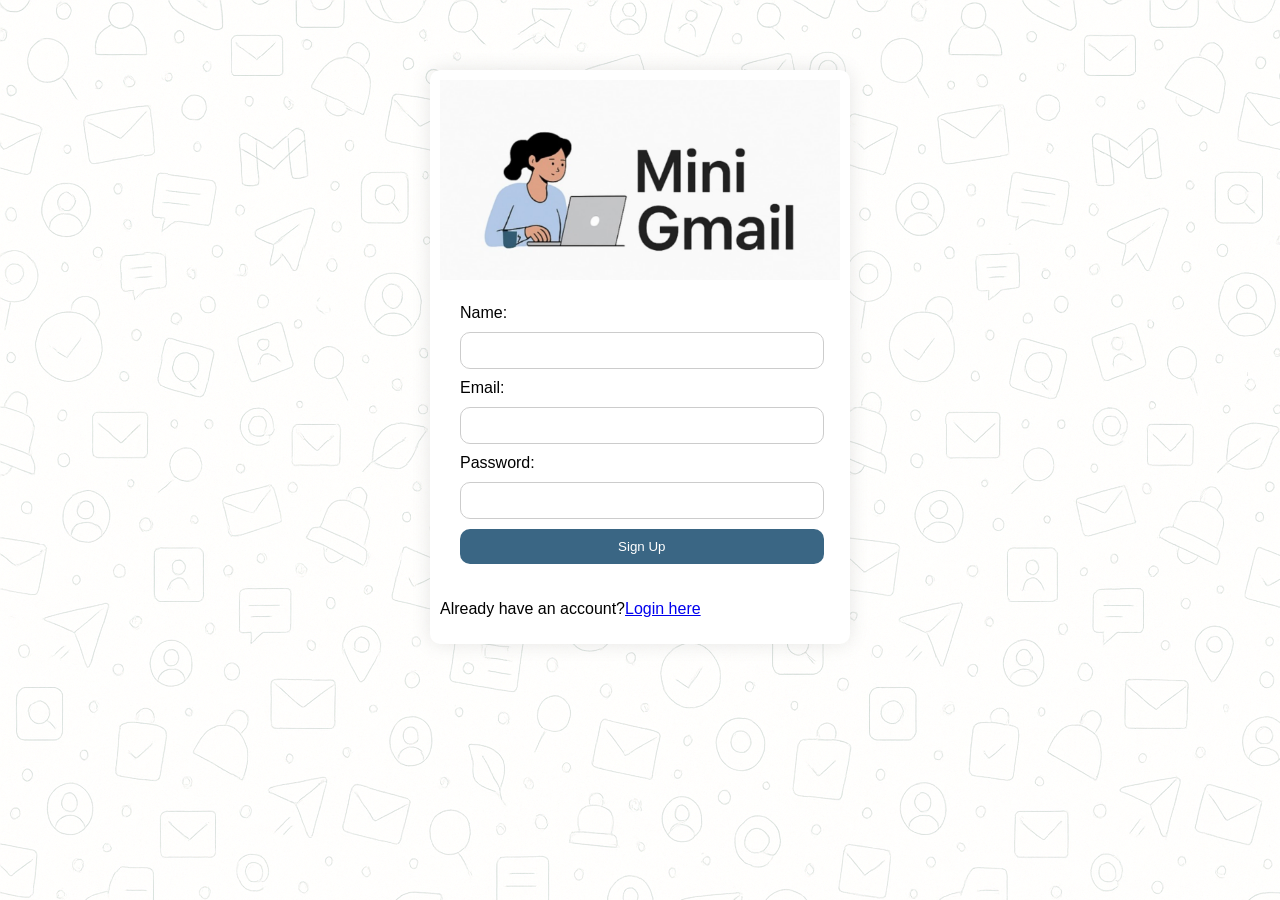
<file: frontEnd/index.html>
<!DOCTYPE html>
<html lang="en">
<head>
    <meta charset="UTF-8">
    <meta name="viewport" content="width=device-width, initial-scale=1.0">
    <title>Signup - Mini Gmail</title>
    <link rel="stylesheet" href="style.css">
</head>
<body>
    <div class="container">
    <img src="images/PageLogo.jpg" width="400px" height="200px" alt="Mini Gmail Logo"><br>
    <form action="" id="signupForm">
        <label for="name">Name:</label><br>
<!--        <input type="text" id="name" name="name" required><br>-->
        <input type="text" id="name" name="name" autocomplete="name" required><br>

        <label for="email">Email:</label><br>
<!--        <input type="email" id="email" name="email" required><br>-->
        <input type="email" id="email" name="email" autocomplete="email" required><br>


        <label for="password">Password:</label><br>
<!--        <input type="password" id="password" name="password" required><br><br>-->
        <input type="password" id="password" name="password" autocomplete="new-password" required><br>

        <button type="submit">Sign Up</button>
    </form>
    <p>Already have an account?<a href="login.html">Login here</a></p>
    </div>
    <script src="script.js"></script>
</body>
</html>
</file>
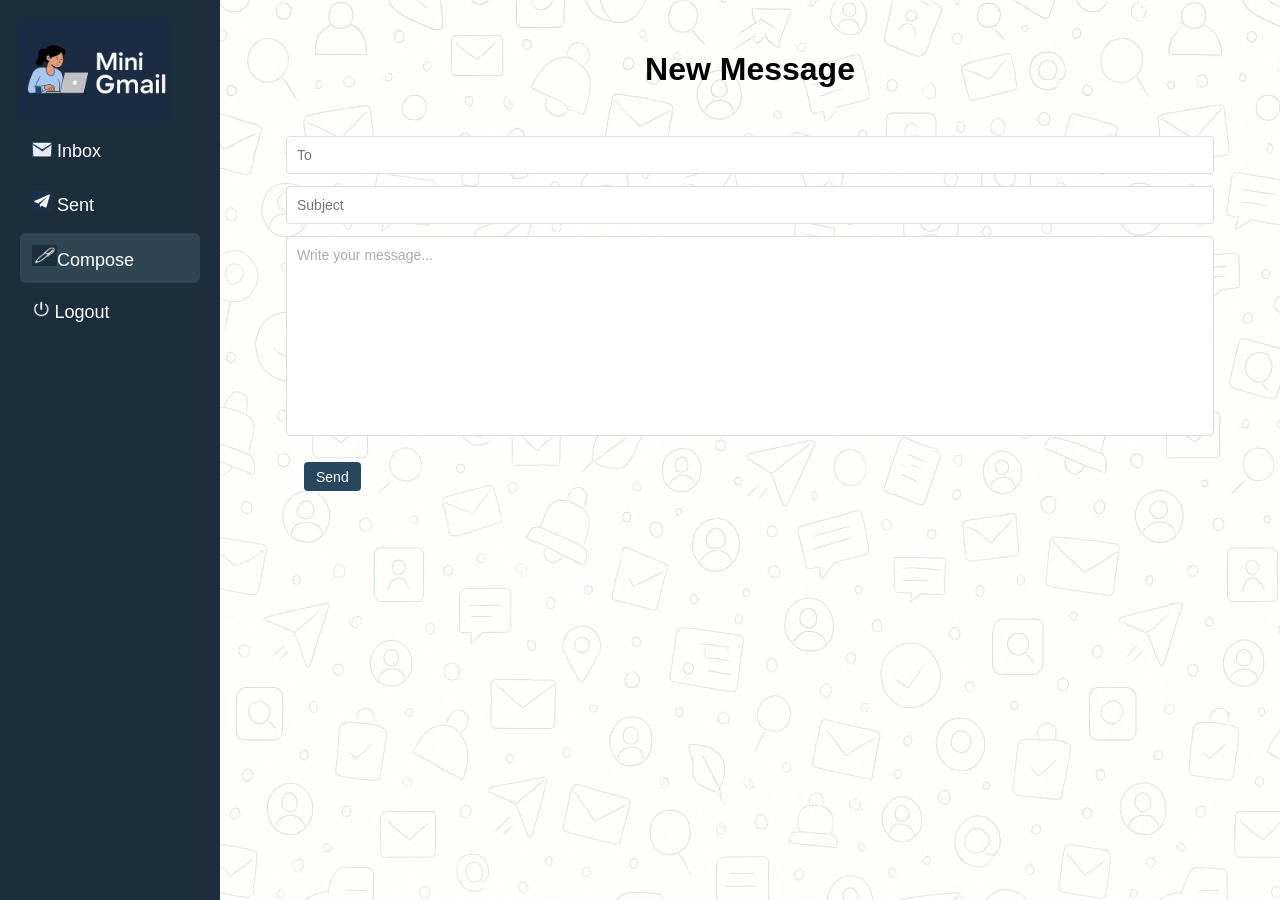
<file: frontEnd/compose.html>
<!DOCTYPE html>
<html lang="en">
<head>
    <meta charset="UTF-8" />
    <title>Compose - Mini Gmail</title>
    <link rel="stylesheet" href="home.css" />
</head>
<body>
<div class="container">
    <aside class="sidebar">
        <a href="home.html">
           <img src="images/MiniGmail_Logo.png" alt="Mini Gmail Logo" width="150px" style="cursor:pointer;">
        </a>
        <nav>
            <a href="inbox.html"><img src="images/Inbox_NavBar.png" width="20px"> Inbox</a>
            <a href="sent.html" id="sentLink"><img src="images/Send_NavBar2.png" width="20px">   Sent</a>
            <a href="compose.html"><img src="images/composeIcon.png"width="25px">Compose</a>
            <a href="login.html" id="logout"><img src="images/logoutIcon2.png"width="17.5px" height="17.5px"> Logout</a>
        </nav>
    </aside>

    <main class="main-content">
        <div class="compose-wrapper">
            <!-- <div class="compose-header">New Message</div> -->
             <h1>New Message</h1>
            <form id="composeForm" class="compose-body" autocomplete="off">
                <input type="email" id="to" placeholder="To" required />
                <input type="text" id="subject" placeholder="Subject" required />
                <div id="body" contenteditable="true" class="editable-body" data-placeholder="Write your message..."></div>
                <div class="compose-footer">
                    <button type="submit">Send</button>
                </div>
            </form>
        </div>
    </main>
</div>

<script src="script.js"></script>
</body>
</html>
</file>
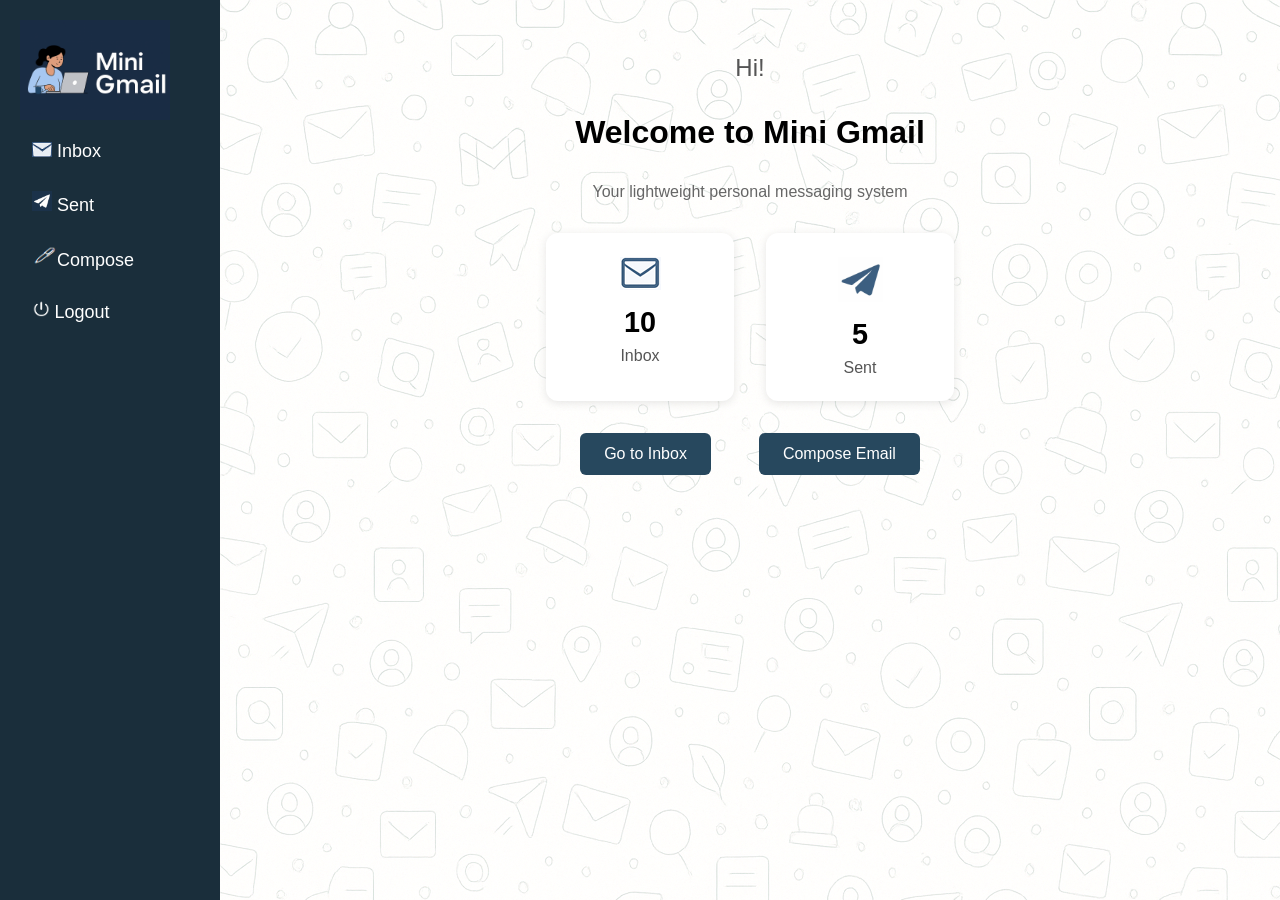
<file: frontEnd/home.html>
<!DOCTYPE html>
<html lang="en">
<head>
  <meta charset="UTF-8" />
  <title>Mini Gmail</title>
  <link rel="stylesheet" href="home.css" />
</head>
<body>
  <div class="container">
    <aside class="sidebar">
      <img src="images/MiniGmail_Logo.png" alt="Mini Gmail Logo" width="150px">
      <nav>
        <a href="inbox.html" id="inboxLink"><img src="images/Inbox_NavBar.png" width="20px">  Inbox</a>
        <a href="sent.html" id="sentLink"><img src="images/Send_NavBar2.png" width="20px">   Sent</a>
<!--        <a href="sent.html" id="sentLink">📤 Sent</a>-->
        <a href="compose.html" id="composeLink"><img src="images/composeIcon.png"width="25px">Compose</a>
<!--        <a href="compose.html" id="composeLink"><img src="images/Compose.png" width="20px">Compose</a>-->
        <a href="login.html" id="logout"><img src="images/logoutIcon2.png"width="17.5px" height="17.5px"> Logout</a>
      </nav>
    </aside>

    <main class="main-content" id="mainContent">
      <p class="greeting" id="greeting">Hi!</p>
      <h1>Welcome to Mini Gmail</h1>
      <p class="subtitle">Your lightweight personal messaging system</p>

      <div class="cards">
        <div class="card">
          <div class="icon"><img src="images/Inbox_main.png"></div>
          <div class="count">10</div>
          <div class="label">Inbox</div>
        </div>
        <div class="card">
          <div class="icon"><img src="images/Sent_home2.png" width="45px"></div>
          <div class="count">5</div>
          <div class="label">Sent</div>
        </div>
      </div>

      <div class="actions">
        <a href="inbox.html" class="btn">Go to Inbox</a>
        <a href="compose.html" class="btn">Compose Email</a>
      </div>
    </main>
  </div>

  <script src="script.js"></script>
</body>
</html>
</file>
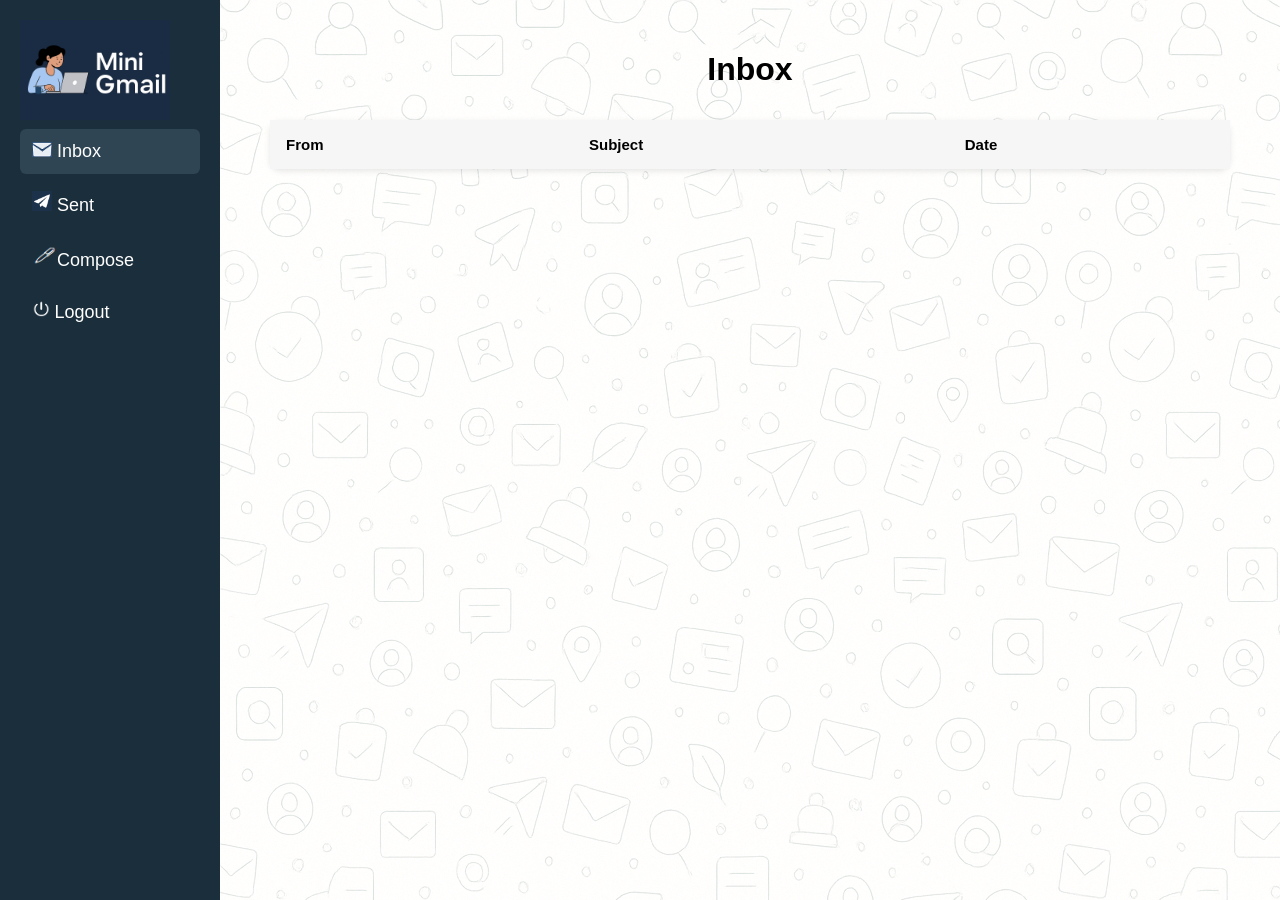
<file: frontEnd/inbox.html>
<!DOCTYPE html>
<html lang="en">
<head>
  <meta charset="UTF-8">
  <title>Inbox - Mini Gmail</title>
  <link rel="stylesheet" href="home.css" />
</head>
<body>
  <div class="container">
    <aside class="sidebar">
      <a href="home.html">
        <img src="images/MiniGmail_Logo.png" alt="Mini Gmail Logo" width="150px" style="cursor:pointer;">
      </a>
      <nav>
        <a href="inbox.html"><img src="images/Inbox_NavBar.png" width="20px"> Inbox</a>
        <a href="sent.html" id="sentLink"><img src="images/Send_NavBar2.png" width="20px">   Sent</a>
        <a href="compose.html"><img src="images/composeIcon.png"width="25px">Compose</a>
        <a href="login.html" id="logout"><img src="images/logoutIcon2.png"width="17.5px" height="17.5px"> Logout</a>
      </nav>
    </aside>

    <main class="main-content">
      <h1>Inbox</h1>
      <table id="inboxTable">
        <thead>
          <tr><th>From</th><th>Subject</th><th>Date</th></tr>
        </thead>
        <tbody></tbody>
      </table>
    </main>
  </div>

  <script src="script.js"></script>
</body>
</html>
</file>
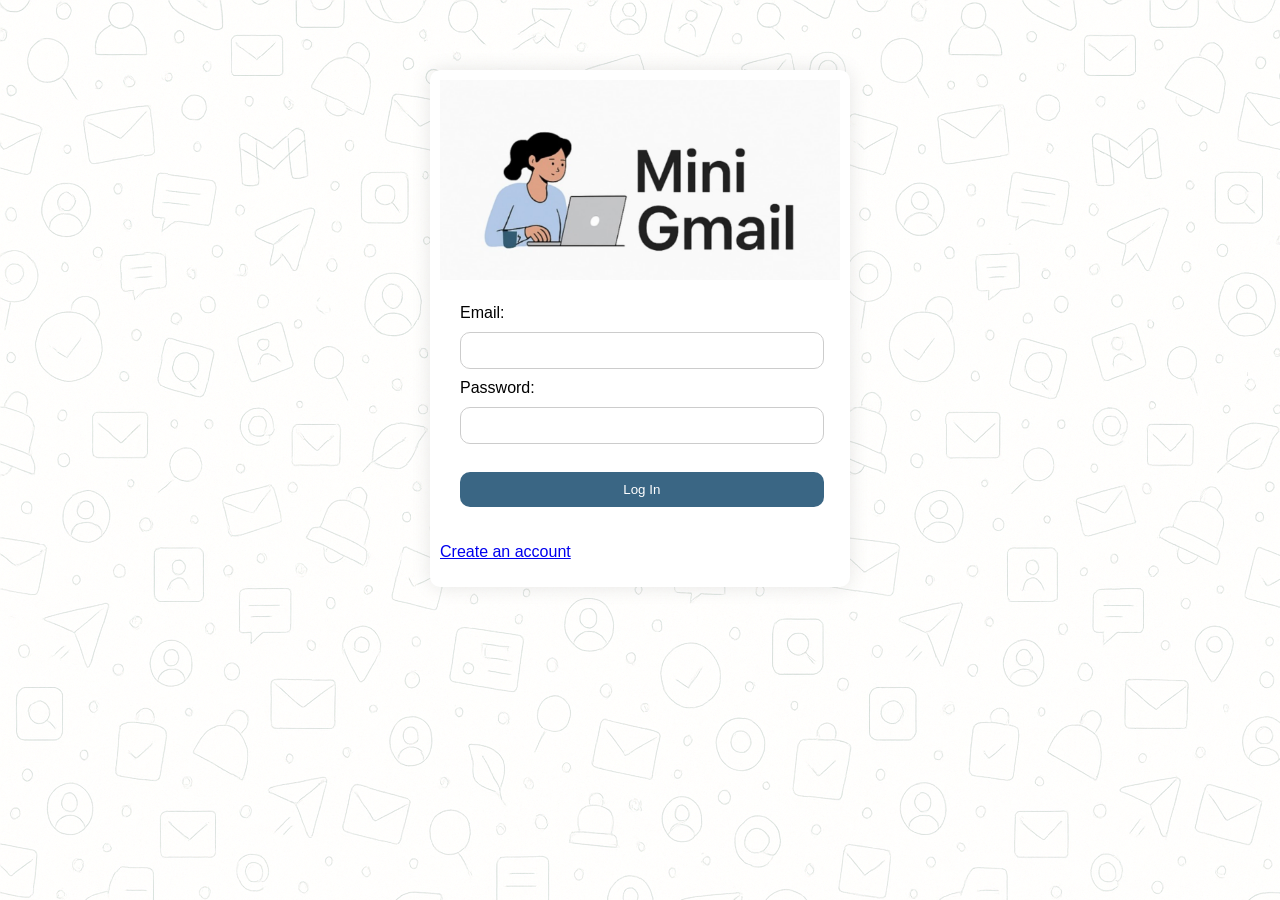
<file: frontEnd/login.html>
<!DOCTYPE html>
<html lang="en">
<head>
    <meta charset="UTF-8">
    <meta name="viewport" content="width=device-width, initial-scale=1.0">
    <title>Login - Mini Gmail</title>
    <link rel="stylesheet" href="style.css">
</head>
<body>
    <div class="container">
    <img src="images/PageLogo.jpg" width="400px" height="200px" alt="Mini Gmail Logo"><br>
    <form action="" id="loginForm">
    <label for="email">Email:</label><br>
        <input type="email" id="email" name="email" required><br>

        <label for="password">Password:</label><br>
        <input type="password" id="password" name="password" required><br><br>
        <button type="submit">Log In</button>
    </form>
        <p><a href="index.html">Create an account</a></p>
    </div>
    <script src="script.js"></script>
</body>
</html>
</file>
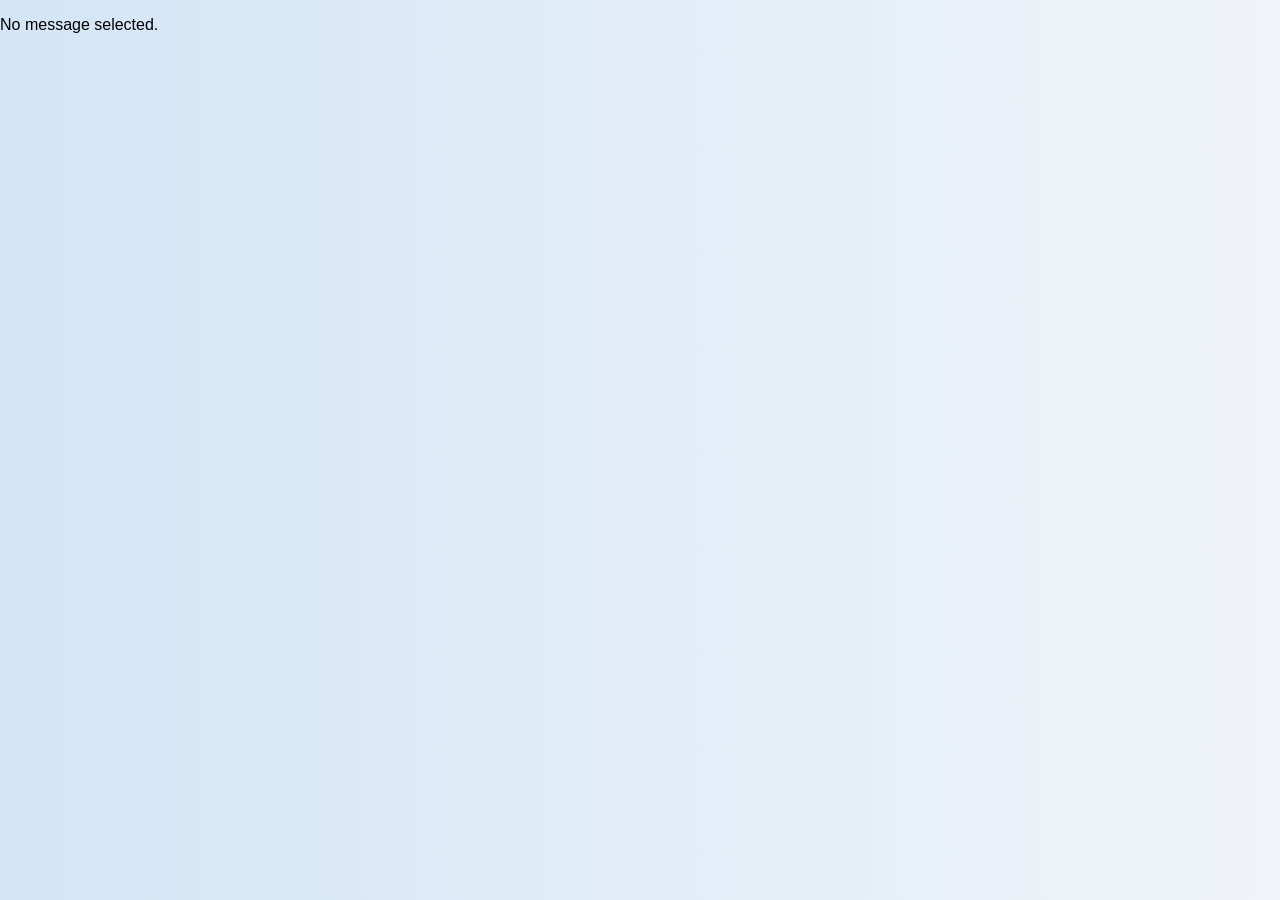
<file: frontEnd/message.html>
<!DOCTYPE html>
<html lang="en">
<head>
    <meta charset="UTF-8" />
    <title>Message - Mini Gmail</title>
    <link rel="stylesheet" href="home.css" />
</head>
<body>
<div class="container">
    <aside class="sidebar">
        <a href="home.html">
           <img src="images/MiniGmail_Logo.png" alt="Mini Gmail Logo" width="150px" style="cursor:pointer;">
        </a>
        <nav>
            <a href="inbox.html"><img src="images/Inbox_NavBar.png" width="20px"> Inbox</a>
            <a href="sent.html" id="sentLink"><img src="images/Send_NavBar2.png" width="20px">   Sent</a>
            <a href="compose.html"><img src="images/composeIcon.png"width="25px">Compose</a>
            <a href="login.html" id="logout"><img src="images/logoutIcon2.png"width="17.5px" height="17.5px"> Logout</a>
        </nav>
    </aside>

    <main class="main-content">
        <h2>Message</h2>
        <hr>
        <p><strong>From:</strong> <span id="from"></span></p>
        <p><strong>To:</strong> <span id="to"></span></p>
        <p><strong>Subject:</strong> <span id="subject"></span></p>
        <p><strong>Date:</strong> <span id="date"></span></p>
        <div class="data-msg">
             <p id="body"></p>
        </div>
        <div class="compose-footer">
           <button id="replyBtn">Reply</button>
           <button id="deleteBtn">Delete</button>
           <button onclick="window.location.href='inbox.html'">Back</button>
        </div>
    </main>
</div>

<script src="message.js"></script>
</body>
</html>
</file>
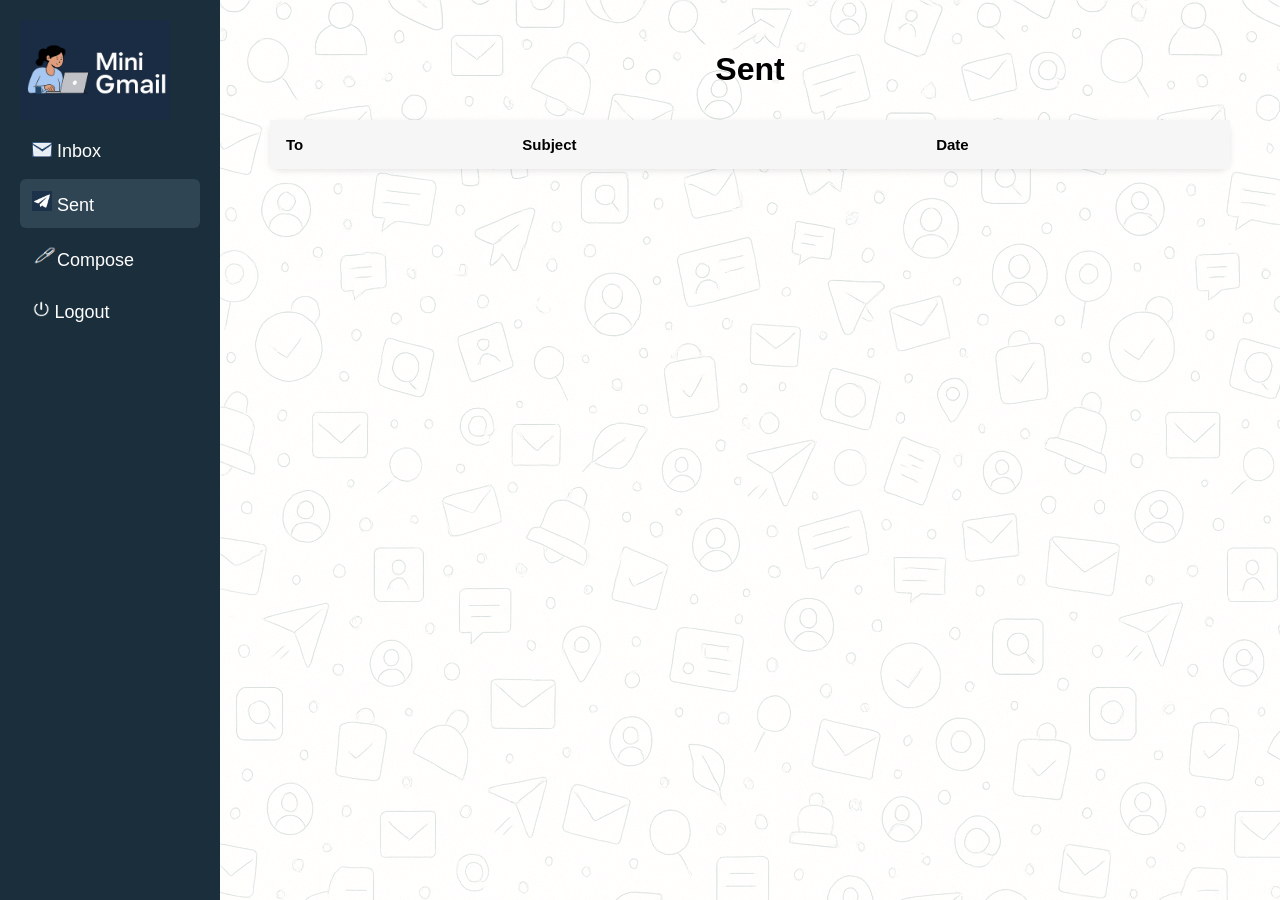
<file: frontEnd/sent.html>
<!DOCTYPE html>
<html lang="en">
<head>
    <meta charset="UTF-8" />
    <meta name="viewport" content="width=device-width, initial-scale=1.0"/>
    <title>Sent - Mini Gmail</title>
    <link rel="stylesheet" href="home.css" />
</head>
<body>
<div class="container">
    <aside class="sidebar">
        <a href="home.html">
           <img src="images/MiniGmail_Logo.png" alt="Mini Gmail Logo" width="150px" style="cursor:pointer;">
        </a>
        <nav>
            <a href="inbox.html"><img src="images/Inbox_NavBar.png" width="20px"> Inbox</a>
            <a href="sent.html" id="sentLink"><img src="images/Send_NavBar2.png" width="20px">   Sent</a>
            <a href="compose.html"><img src="images/composeIcon.png"width="25px">Compose</a>
            <a href="login.html" id="logout"><img src="images/logoutIcon2.png"width="17.5px" height="17.5px"> Logout</a>
        </nav>
    </aside>

    <main class="main-content">
        <h1>Sent</h1>
        <table id="sentTable">
            <thead>
            <tr><th>To</th><th>Subject</th><th>Date</th></tr>
            </thead>
            <tbody></tbody>
        </table>
    </main>
    </div>
<script src="script.js"></script>
</body>
</html>
</file>
<file: frontEnd/style.css>
body {
  background-image: url("images/MiniGmailBackground.png");
  display: flex;
  font-family: Arial;
  justify-content: center; 
  align-items: center;
  height: 100vh;
  background-color: #f9f9f9;
  margin: 0;
}



.container {
  padding: 10px;
  border-radius: 10px;
  background-color: white;
  box-shadow: 0 0 20px rgba(0,0,0,0.1);
  position: absolute;
  top: 70px;
}

form {
  padding: 20px;
}

input {
  width: 95%;
  padding: 10px;
  margin: 10px 0;
  border-radius: 10px;
  border: 1px solid #ccc;
}

button {
  background-color: #3a6684;
  color: white;
  border: none;
  border-radius: 10px;
  width: 101%;
  padding: 10px;
  cursor: pointer;
}

button:hover {
  background-color: #309dd7;
}

.nav {
  margin-bottom: 20px;
}

.nav a {
  margin-right: 20px;
  text-decoration: none;
  font-weight: bold;
  color: black;
}

.nav a.active {
  color: dodgerblue;
  text-decoration: underline;
}

.sidebar {
  background-color: #1a2e3b;
  color: white;
  width: 220px;
  padding: 20px;
  box-sizing: border-box;
}

.sidebar h2 {
  margin-bottom: 30px;
  font-size: 22px;
}

.sidebar nav a {
  display: block;
  color: white;
  text-decoration: none;
  padding: 12px 0;
  margin: 5px 0;
  border-radius: 6px;
  padding-left: 12px;
  transition: background 0.2s;
}

.sidebar nav a:hover,
.sidebar nav a.active {
  background-color: #2f4554;
}

.main-content {
  flex: 1;
  padding: 30px 50px;
  background-color: #f1f3f4;
  overflow-y: auto;
}

.main-content h1 {
  margin-bottom: 25px;
  font-size: 28px;
}

table {
  width: 100%;
  border-collapse: collapse;
  background: white;
  border-radius: 10px;
  box-shadow: 0 2px 6px rgba(0, 0, 0, 0.1);
}

thead {
  background-color: #f6f6f6;
}

th, td {
  text-align: left;
  padding: 16px;
  font-size: 15px;
}

tbody tr {
  cursor: pointer;
  transition: background-color 0.2s;
}

tbody tr:hover {
  background-color: #e0e7f0;
}

@media (max-width: 768px) {
  .sidebar {
    width: 180px;
  }

  .main-content {
    padding: 20px;
  }
}
</file>
<file: frontEnd/home.css>
body {
  margin: 0;
  font-family: 'Segoe UI', sans-serif;
  background: linear-gradient(to right, #d3e5f6, #f0f4f8);
}

.container {
  display: flex;
  height: 100vh;
}

.sidebar {
  background-color: #1a2e3b;
  color: white;
  width: 220px;
  padding: 20px;
  box-sizing: border-box;
}

.sidebar h2 {
  margin-bottom: 30px;
  font-size: 22px;
}

.sidebar nav a {
  display: block;
  color: white;
  text-decoration: none;
  padding: 12px 0;
  margin: 5px 0;
  border-radius: 6px;
  padding-left: 12px;
  transition: background 0.2s;
  font-size: large;
}


.sidebar nav a:hover,
.sidebar nav a.active {
  background-color: #2f4554;
   color: white;
}

.main-content {
  background-image: url("images/MiniGmailBackground.png");
  flex: 1;
  padding: 30px 50px;
  background-color: #f1f3f4;
  overflow-y: auto;

}

.main-content h1 {
  display: flex;
  justify-content: center;
  gap: 2rem;
  margin-bottom: 2rem;
}


.greeting {
  font-size: 1.5rem;
  color: #555;
  display: flex;
  justify-content: center;
  gap: 2rem;
  margin-bottom: 2rem;
  cursor: pointer;
}

h1 {
  font-size: 2rem;
  margin-bottom: 0.5rem;
}

.subtitle {
  color: #666;
  margin-bottom: 2rem;

  display: flex;
  justify-content: center;
  gap: 2rem;
  
}

.cards {
  display: flex;
  justify-content: center;
  gap: 2rem;
  margin-bottom: 2rem;
}

.card {
  background-color: white;
  padding: 1.5rem;
  border-radius: 12px;
  width: 140px;
  box-shadow: 0 2px 10px rgba(0,0,0,0.1);
  text-align: center;
}

.card .icon {
  font-size: 2rem;
}

.card .count {
  font-size: 1.8rem;
  font-weight: bold;
  margin: 0.5rem 0;
}

.card .label {
  color: #555;
}

.actions{
   display: flex;
  justify-content: center;
  gap: 2rem;
  margin-bottom: 2rem;
}

.actions .btn {
  display: inline-block;
  background-color: #27485e;
  color: white;
  padding: 0.75rem 1.5rem;
  border-radius: 6px;
  text-decoration: none;
  margin: 0 0.5rem;
  transition: background 0.3s;

}

.actions .btn:hover {
  background-color: #285bb5;
}

table {
  width: 100%;
  border-collapse: collapse;
  background: white;
  border-radius: 10px;
  box-shadow: 0 2px 6px rgba(0, 0, 0, 0.1);
}

thead {
  background-color: #f6f6f6;
}

th, td {
  text-align: left;
  padding: 16px;
  font-size: 15px;

  white-space: nowrap;        /* prevent wrapping */
  overflow: hidden;           /* hide anything beyond cell width */
  text-overflow: ellipsis;    /* show "..." if text overflows */
  max-width: 250px;           /* you can adjust this width */
}

tbody tr:nth-child(even) {
  background-color: #f6f6f6; 
}

tbody tr {
  cursor: pointer;
  transition: background-color 0.3s ease;
}


tbody tr:hover {
  background-color: #e0e7f0;
}

@media (max-width: 768px) {
  .sidebar {
    width: 180px;
  }

  .main-content {
    padding: 20px;
  }
}

    .compose-header {
      background-color: #f1f3f4;
      padding: 12px 16px;
      border-bottom: 1px solid #ccc;
      font-size: x-large;
      font-family: 'Segoe UI', sans-serif;
    }

    .compose-body {
      padding: 16px;
    }

    .compose-body input,
    .compose-body textarea,
    .compose-body .editable-body {
      width: 100%;
      margin-bottom: 12px;
      padding: 10px;
      border: 1px solid #ddd;
      border-radius: 4px;
      font-size: 14px;
      box-sizing: border-box;
    }

    .compose-footer {
      padding: 12px 16px;
     /* border-top: 1px solid #ccc; */
      /* background-color: #f1f3f4; */
      display: flex;
      justify-content: flex-start;
    }

    .compose-footer button {
      background-color: #27485e;
      color: white;
      border: solid white 2px;
      padding: 6.5px 12px;
      border-radius: 6px;
      font-size: 14px;
      cursor: pointer;
     

    }

    .compose-footer button:hover {
      background-color: white;
      color: #27485e;
      border: solid #27485e 2px;
       font-weight: bold;
    }

    .editable-body {
      min-height: 200px;
      border: 2px solid #ccc;
      padding: 10px;
      outline: none;
      font-size: 1rem;
      background-color: white;
    }

    .editable-body:empty:before {
      content: attr(data-placeholder);
      color: #aaa;
    }


.data-msg{
    border: 1px solid #ccc;
    border-radius: 4px;
    padding: 10px;
    background-color: white;


}
</file>
